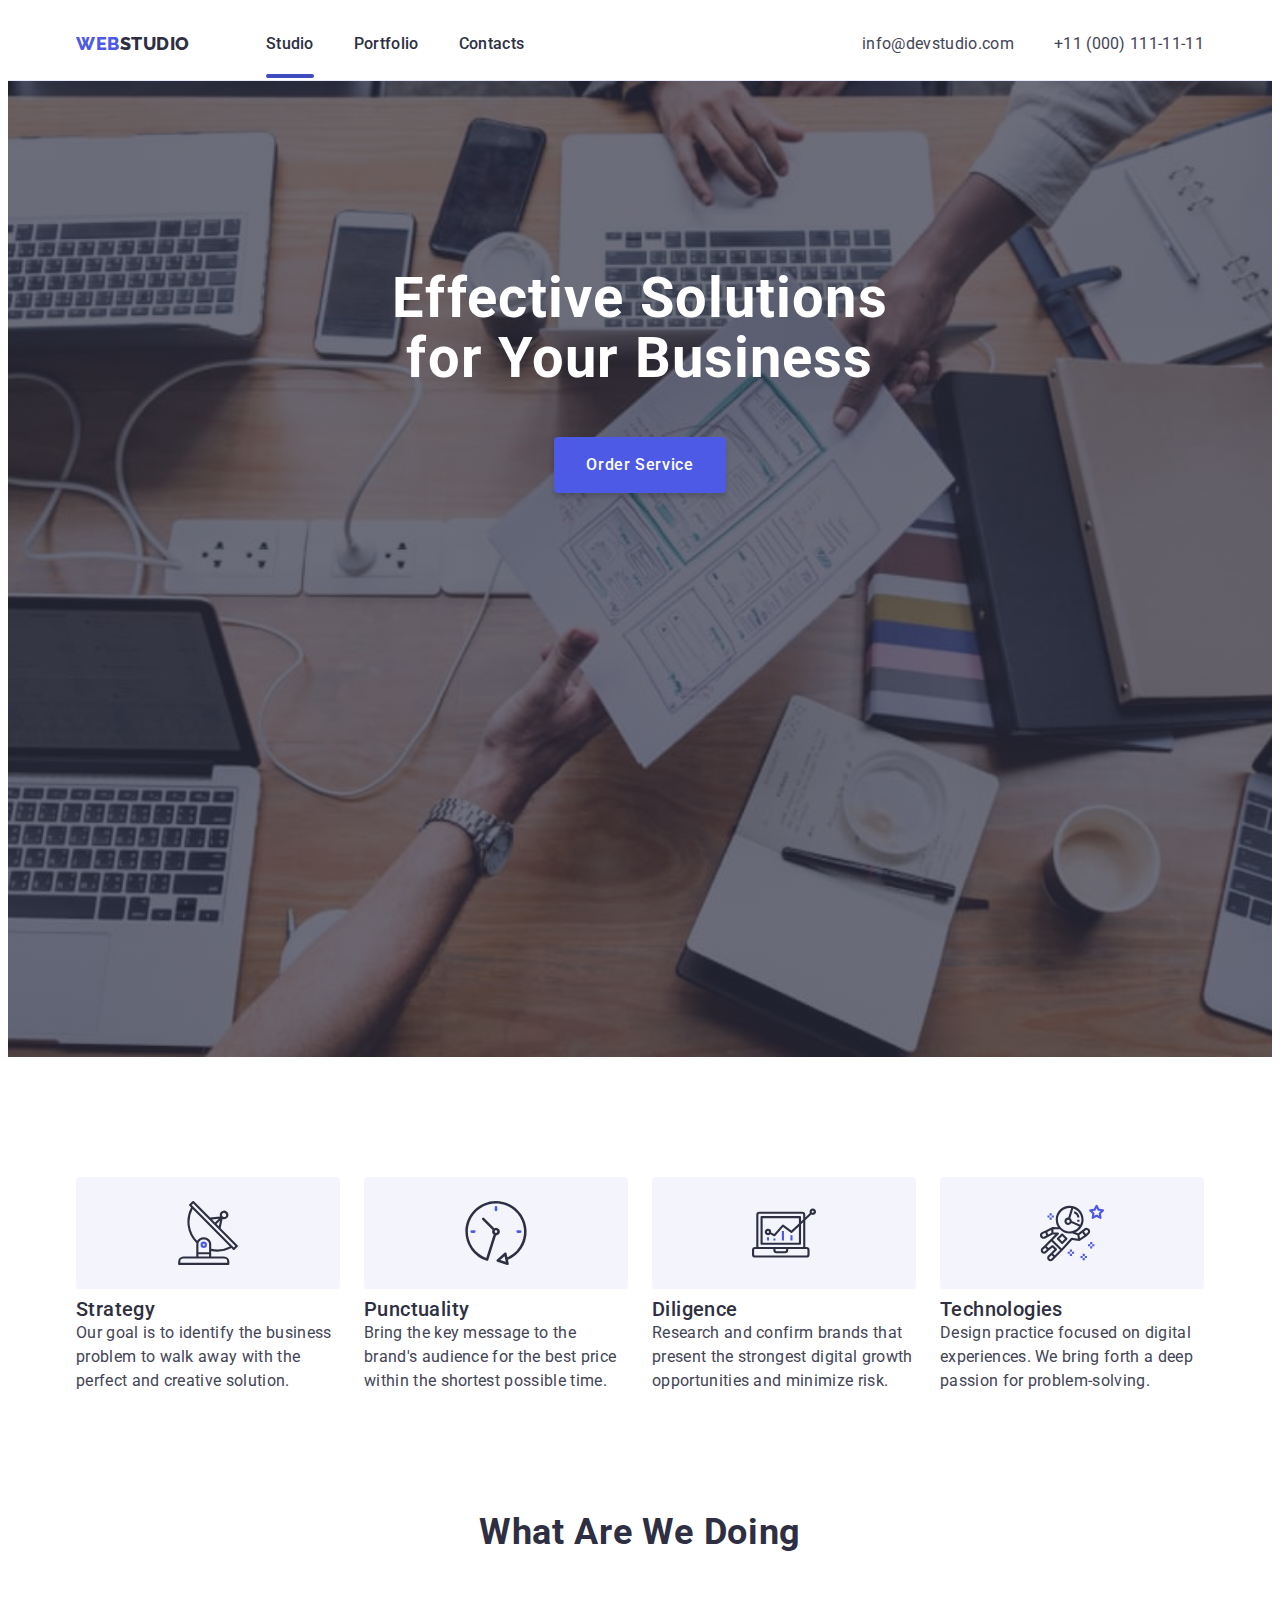
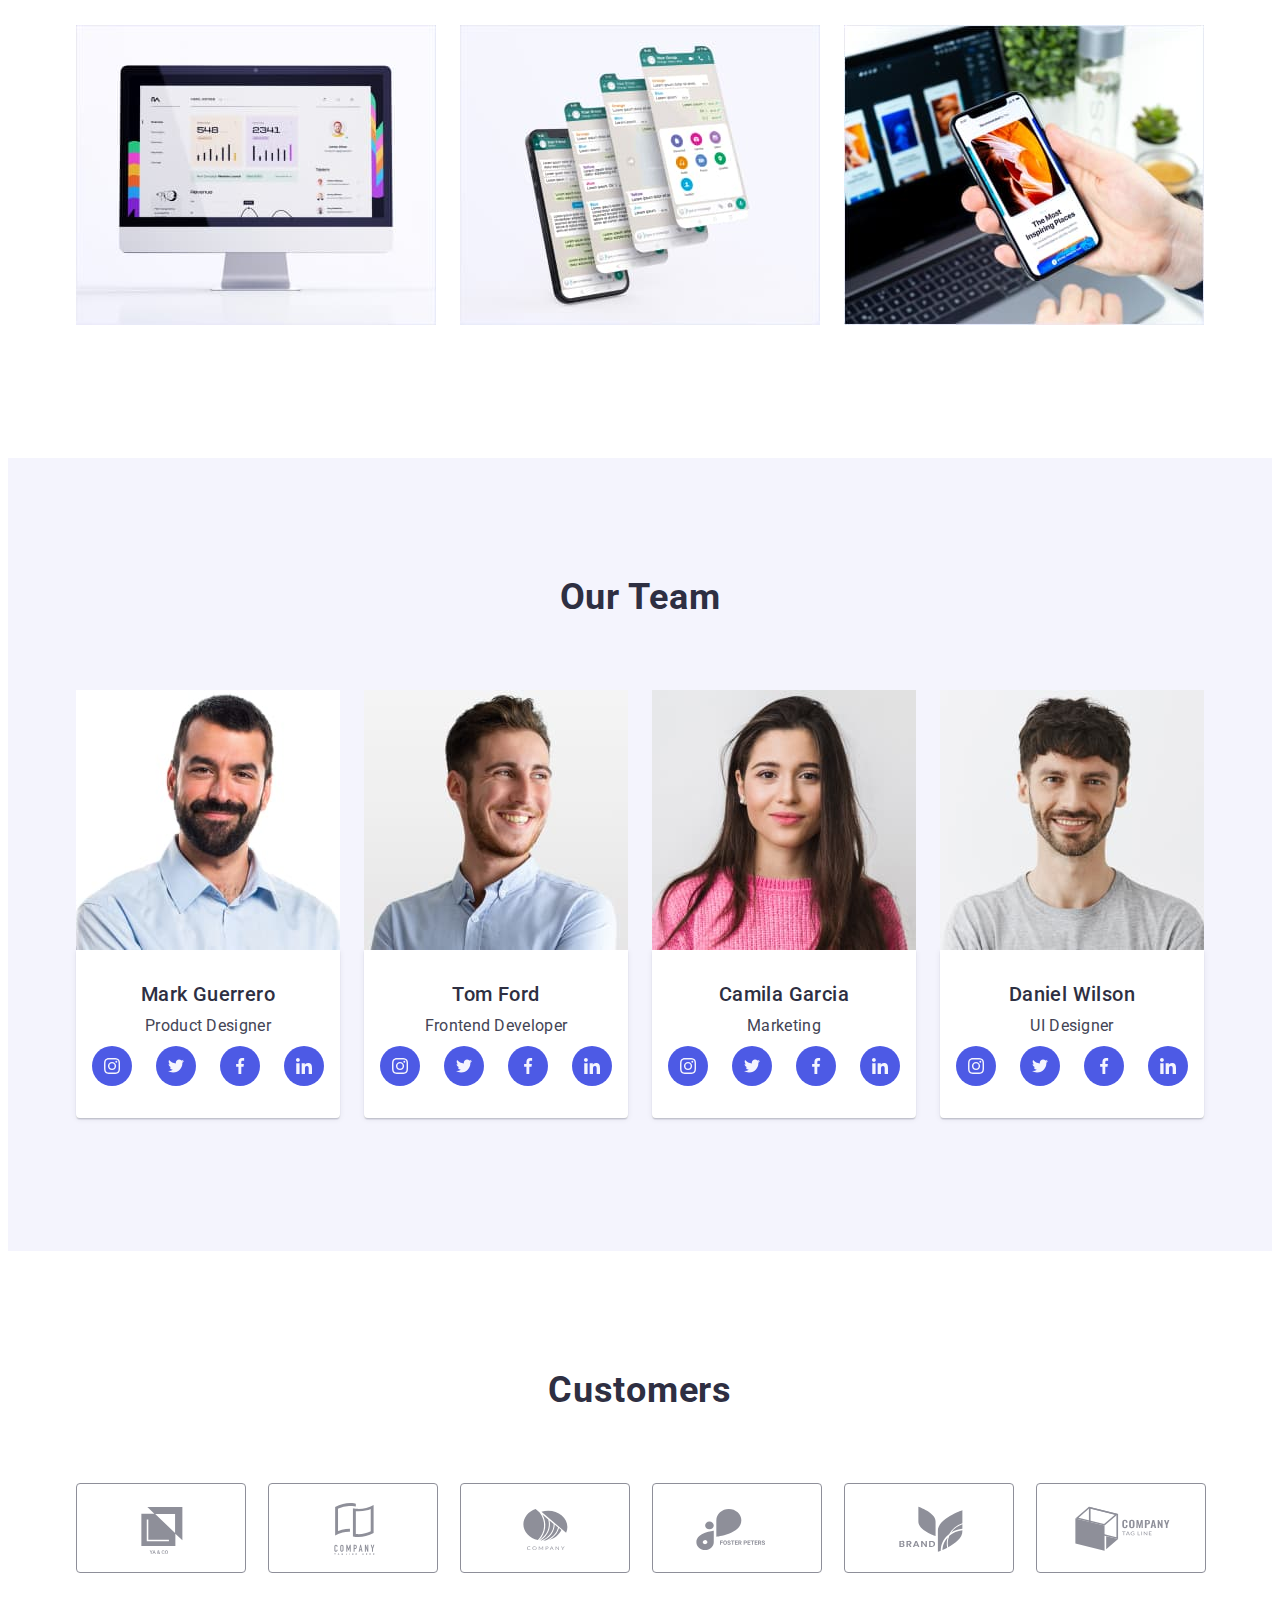
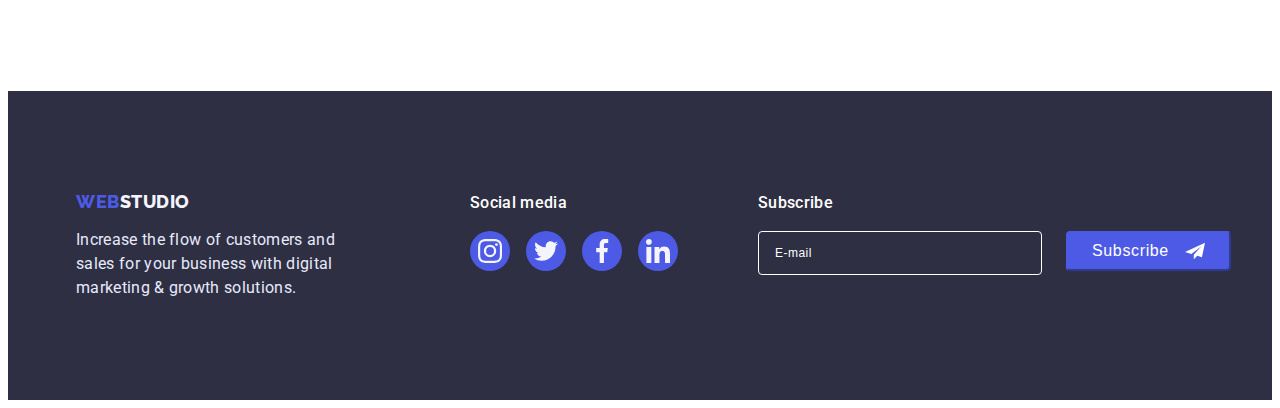
<file: index.html>
<!DOCTYPE html>
<html lang="en">
  <head>
    <meta charset="UTF-8" />
    <meta http-equiv="X-UA-Compatible" content="IE=edge" />
    <meta name="viewport" content="width=device-width, initial-scale=1.0" />
    <title>Document</title>
    <link rel="preconnect" href="https://fonts.googleapis.com" />
    <link rel="preconnect" href="https://fonts.gstatic.com" crossorigin />
    <link
      href="https://fonts.googleapis.com/css2?family=Montserrat:wght@400;700&family=Raleway:wght@800&family=Roboto:wght@400;500;700&display=swap"
      rel="stylesheet"
    />
    <link
      rel="stylesheet"
      href="https://cdnjs.cloudflare.com/ajax/libs/modern-normalize/1.1.0/modern-normalize.min.css"
      integrity="sha512-wpPYUAdjBVSE4KJnH1VR1HeZfpl1ub8YT/NKx4PuQ5NmX2tKuGu6U/JRp5y+Y8XG2tV+wKQpNHVUX03MfMFn9Q=="
      crossorigin="anonymous"
      referrerpolicy="no-referrer"
    />
    <link href="https://unpkg.com/aos@2.3.1/dist/aos.css" rel="stylesheet" />
    <link rel="stylesheet" href="./css/styles.css" />
  </head>
  <!-- Header -->
  <body>
    <header class="header">
      <div class="container page-header-conteiner">
        <nav class="header-nav">
          <a href="./index.html" class="logo header-logo link"
            >Web<span class="header-logo-color">Studio</span>
          </a>
          <ul class="menu header-list list">
            <li class="header-item">
              <a class="header-link link current" href="./index.html">Studio</a>
            </li>
            <li class="header-item">
              <a class="header-link link" href="./portfolio.html">Portfolio</a>
            </li>
            <li class="header-item">
              <a class="header-link link" href="">Contacts</a>
            </li>
          </ul>
        </nav>
        <div class="address">
          <address class="header-address">
            <ul class="menu header-address-list list">
              <li class="header-item-address">
                <a
                  class="header-address-link link"
                  href="mailto:info@devstudio.com"
                  >info@devstudio.com</a
                >
              </li>
              <li class="header-item-address">
                <a class="header-address-link link" href="tel:+110001111111"
                  >+11 (000) 111-11-11</a
                >
              </li>
            </ul>
          </address>
        </div>
      </div>
    </header>
    <main>
      <!-------------------------- Section 1--------------------------------- -->
      <section class="first">
        <div>
          <h1 class="first-title">Effective Solutions for Your Business</h1>
          <button data-modal-open type="button" class="first-btn">
            Order Service
          </button>
        </div>
      </section>
      <!-------------------------------------------------- advantages----------------- -->
      <section class="quaisty">
        <h2 class="quaisty-title" hidden>Quaisty</h2>
        <div class="container">
          <ul class="quaisty-list list">
            <li class="quaisty-item">
              <div class="quaisty-page-link">
                <svg class="quaisty-soc-icon" width="64" height="64">
                  <use href="./images/page.svg#icon-antenna"></use>
                </svg>
              </div>
              <h3 class="quaisty-uptext">Strategy</h3>
              <p class="quaisty-text">
                Our goal is to identify the business problem to walk away with
                the perfect and creative solution.
              </p>
            </li>
            <li class="quaisty-item">
              <div class="quaisty-page-link">
                <svg class="quaisty-soc-icon" width="64" height="64">
                  <use href="./images/page.svg#icon-clock"></use>
                </svg>
              </div>
              <h3 class="quaisty-uptext">Punctuality</h3>
              <p class="quaisty-text">
                Bring the key message to the brand's audience for the best price
                within the shortest possible time.
              </p>
            </li>
            <li class="quaisty-item">
              <div class="quaisty-page-link">
                <svg class="quaisty-soc-icon" width="64" height="64">
                  <use href="./images/page.svg#icon-diagram"></use>
                </svg>
              </div>
              <h3 class="quaisty-uptext">Diligence</h3>
              <p class="quaisty-text">
                Research and confirm brands that present the strongest digital
                growth opportunities and minimize risk.
              </p>
            </li>
            <li class="quaisty-item">
              <div class="quaisty-page-link">
                <svg class="quaisty-soc-icon" width="64" height="64">
                  <use href="./images/page.svg#icon-astronaut"></use>
                </svg>
              </div>
              <h3 class="quaisty-uptext">Technologies</h3>
              <p class="quaisty-text">
                Design practice focused on digital experiences. We bring forth a
                deep passion for problem-solving.
              </p>
            </li>
          </ul>
        </div>
      </section>
      <!------------------------------------- What are we doing -------------------------->
      <section class="page">
        <h2 class="page1">What are we doing</h2>
        <div class="container">
          <ul class="page-list list">
            <li class="page-photo">
              <img
                src="./images/mg1.jpg"
                alt="Computer"
                width="360"
                class="page-phone"
              />
            </li>
            <li class="page-photo">
              <img
                src="./images/mg2.jpg"
                alt="telefon"
                width="360"
                class="page-phone"
              />
            </li>
            <li class="page-photo">
              <img
                src="./images/mg3.jpg"
                alt="gajets"
                width="360"
                class="page-phone"
              />
            </li>
          </ul>
        </div>
      </section>
      <!------------------------------ Our Team ------------------------------------------------------->
      <section class="photo">
        <h2 class="photo-team color">Our Team</h2>
        <div class="container">
          <ul class="photo-list list">
            <li class="photo-color">
              <img
                src="./images/human1.jpg"
                alt="human"
                width="264"
                height="260"
                class="photo-human"
              />
              <div class="photo-human-text">
                <h3 class="quaisty-uptext">Mark Guerrero</h3>
                <p class="photo-text">Product Designer</p>
                <ul class="photo-soc-list list">
                  <li class="photo-soc-item">
                    <a href="" class="photo-soc-link link">
                      <svg class="photo-soc-icon" width="16" height="16">
                        <use href="./images/icons.svg#icon-instagram"></use>
                      </svg>
                    </a>
                  </li>
                  <li class="photo-soc-item">
                    <a href="" class="photo-soc-link link"
                      ><svg class="photo-soc-icon" width="16" height="16">
                        <use href="./images/icons.svg#icon-twitter"></use></svg
                    ></a>
                  </li>
                  <li class="photo-soc-item">
                    <a href="" class="photo-soc-link link"
                      ><svg class="photo-soc-icon" width="16" height="16">
                        <use href="./images/icons.svg#icon-facebook"></use></svg
                    ></a>
                  </li>
                  <li class="photo-soc-item">
                    <a href="" class="photo-soc-link link"
                      ><svg class="photo-soc-icon" width="16" height="16">
                        <use href="./images/icons.svg#icon-linkedin"></use></svg
                    ></a>
                  </li>
                </ul>
              </div>
            </li>
            <li class="photo-color">
              <img
                src="./images/human2.jpg"
                alt="human"
                width="264"
                height="260"
                class="photo-human"
              />
              <div class="photo-human-text">
                <h3 class="quaisty-uptext">Tom Ford</h3>
                <p class="photo-text">Frontend Developer</p>
                <ul class="photo-soc-list list">
                  <li class="photo-soc-item">
                    <a href="" class="photo-soc-link link">
                      <svg class="photo-soc-icon" width="16" height="16">
                        <use href="./images/icons.svg#icon-instagram"></use>
                      </svg>
                    </a>
                  </li>
                  <li class="photo-soc-item">
                    <a href="" class="photo-soc-link link"
                      ><svg class="photo-soc-icon" width="16" height="16">
                        <use href="./images/icons.svg#icon-twitter"></use></svg
                    ></a>
                  </li>
                  <li class="photo-soc-item">
                    <a href="" class="photo-soc-link link"
                      ><svg class="photo-soc-icon" width="16" height="16">
                        <use href="./images/icons.svg#icon-facebook"></use></svg
                    ></a>
                  </li>
                  <li class="photo-soc-item">
                    <a href="" class="photo-soc-link link"
                      ><svg class="photo-soc-icon" width="16" height="16">
                        <use href="./images/icons.svg#icon-linkedin"></use></svg
                    ></a>
                  </li>
                </ul>
              </div>
            </li>
            <li class="photo-color">
              <img
                src="./images/human3.jpg"
                alt="human"
                width="264"
                height="260"
                class="photo-human"
              />
              <div class="photo-human-text">
                <h3 class="quaisty-uptext">Camila Garcia</h3>
                <p class="photo-text">Marketing</p>
                <ul class="photo-soc-list list">
                  <li class="photo-soc-item">
                    <a href="" class="photo-soc-link link">
                      <svg class="photo-soc-icon" width="16" height="16">
                        <use href="./images/icons.svg#icon-instagram"></use>
                      </svg>
                    </a>
                  </li>
                  <li class="photo-soc-item">
                    <a href="" class="photo-soc-link link"
                      ><svg class="photo-soc-icon" width="16" height="16">
                        <use href="./images/icons.svg#icon-twitter"></use></svg
                    ></a>
                  </li>
                  <li class="photo-soc-item">
                    <a href="" class="photo-soc-link link"
                      ><svg class="photo-soc-icon" width="16" height="16">
                        <use href="./images/icons.svg#icon-facebook"></use></svg
                    ></a>
                  </li>
                  <li class="photo-soc-item">
                    <a href="" class="photo-soc-link link"
                      ><svg class="photo-soc-icon" width="16" height="16">
                        <use href="./images/icons.svg#icon-linkedin"></use></svg
                    ></a>
                  </li>
                </ul>
              </div>
            </li>
            <li class="photo-color">
              <img
                src="./images/human4.jpg"
                alt="human"
                width="264"
                height="260"
                class="photo-human"
              />
              <div class="photo-human-text">
                <h3 class="quaisty-uptext">Daniel Wilson</h3>
                <p class="photo-text">UI Designer</p>
                <ul class="photo-soc-list list">
                  <li class="photo-soc-item">
                    <a href="" class="photo-soc-link link">
                      <svg class="photo-soc-icon" width="16" height="16">
                        <use href="./images/icons.svg#icon-instagram"></use>
                      </svg>
                    </a>
                  </li>
                  <li class="photo-soc-item">
                    <a href="" class="photo-soc-link link"
                      ><svg class="photo-soc-icon" width="16" height="16">
                        <use href="./images/icons.svg#icon-twitter"></use></svg
                    ></a>
                  </li>
                  <li class="photo-soc-item">
                    <a href="" class="photo-soc-link link"
                      ><svg class="photo-soc-icon" width="16" height="16">
                        <use href="./images/icons.svg#icon-facebook"></use></svg
                    ></a>
                  </li>
                  <li class="photo-soc-item">
                    <a href="" class="photo-soc-link link"
                      ><svg class="photo-soc-icon" width="16" height="16">
                        <use href="./images/icons.svg#icon-linkedin"></use></svg
                    ></a>
                  </li>
                </ul>
              </div>
            </li>
          </ul>
        </div>
      </section>
      <section>
        <!------------------------------ customers ----------------------->
        <div class="customers container">
          <h2 class="customers-new">Customers</h2>
          <ul class="customers-list list">
            <li class="customers-item">
              <a href="" class="customers-link link">
                <svg class="customers-icon" width="104" height="56">
                  <use href="./images/company.svg#icon-company1"></use>
                </svg>
              </a>
            </li>
            <li class="customers-item">
              <a href="" class="customers-link link">
                <svg class="customers-icon" width="104" height="56">
                  <use href="./images/company.svg#icon-company2"></use>
                </svg>
              </a>
            </li>
            <li class="customers-item">
              <a href="" class="customers-link link">
                <svg class="customers-icon" width="104" height="56">
                  <use href="./images/company.svg#icon-company3"></use>
                </svg>
              </a>
            </li>
            <li class="customers-item">
              <a href="" class="customers-link link">
                <svg class="customers-icon" width="104" height="56">
                  <use href="./images/company.svg#icon-company4"></use>
                </svg>
              </a>
            </li>
            <li class="customers-item">
              <a href="" class="customers-link link">
                <svg class="customers-icon" width="104" height="56">
                  <use href="./images/company.svg#icon-company5"></use>
                </svg>
              </a>
            </li>
            <li class="customers-item">
              <a href="" class="customers-link link">
                <svg class="customers-icon" width="104" height="56">
                  <use href="./images/company.svg#icon-company6"></use>
                </svg>
              </a>
            </li>
          </ul>
        </div>
      </section>
    </main>
    <!-------------------------------------------------- footer ----------------------------------->
    <footer class="footer">
      <div class="container footer-logo-container">
        <div class="footer-logo-text">
          <a href="./index.html" class="logo-footer link"
            >Web<span class="logo-footer-studio">Studio</span>
          </a>

          <p class="footer-text">
            Increase the flow of customers and sales for your business with
            digital marketing & growth solutions.
          </p>
        </div>

        <div class="footer-icon">
          <p class="text-footer">Social media</p>

          <ul class="footer-icon-list list">
            <li class="footer-icon-item">
              <a href="" class="footer-soc-link link"
                ><svg class="footer-soc-icon" width="24" height="24">
                  <use href="./images/icons.svg#icon-instagram"></use></svg
              ></a>
            </li>
            <li class="footer-icon-item">
              <a href="" class="footer-soc-link link"
                ><svg class="footer-soc-icon" width="24" height="24">
                  <use href="./images/icons.svg#icon-twitter"></use></svg
              ></a>
            </li>
            <li class="footer-icon-item">
              <a href="" class="footer-soc-link link"
                ><svg class="footer-soc-icon" width="24" height="24">
                  <use href="./images/icons.svg#icon-facebook"></use></svg
              ></a>
            </li>
            <li class="footer-icon-item">
              <a href="" class="footer-soc-link link"
                ><svg class="footer-soc-icon" width="24" height="24">
                  <use href="./images/icons.svg#icon-linkedin"></use></svg
              ></a>
            </li>
          </ul>
        </div>
        <div class="subscribe">
          <p class="subscribe-text">Subscribe</p>

          <form action="#" class="footer-form">
            <input
              type="email"
              name="user-email"
              class="subscribe-input"
              placeholder="E-mail"
              required
            />
            <button type="button" class="subscribe-btn">
              Subscribe
              <svg class="submit-soc" width="24" height="20">
                <use href="./images/icons.svg#icon-Telegram"></use>
              </svg>
            </button>
          </form>
        </div>
      </div>
    </footer>
    <div data-modal class="backdrop is-hidden">
      <div class="modal">
        <button data-modal-close type="button" class="modal-close-btn">
          <svg width="8" height="8">
            <use href="./images/page.svg#icon-Vector"></use>
          </svg>
        </button>
        <p class="modal-title">Leave your contacts and we will call you back</p>
        <form class="modal-form">
          <div class="modal-field">
            <label class="modal-label" for="name">Name</label>

            <div class="input-wrap">
              <input
                id="name"
                type="text"
                name="user-name"
                class="modal-input"
                required
              />
              <svg class="modal-icon" width="18" height="18">
                <use href="./images/icons.svg#icon-person-black-18dp-1"></use>
              </svg>
            </div>
          </div>
          <div class="modal-field">
            <label class="modal-label" for="tel">Phone</label>

            <div class="input-wrap">
              <input
                id="tel"
                type="tel"
                name="user-tel"
                class="modal-input"
                required
              />
              <svg class="modal-icon" width="18" height="24">
                <use href="./images/icons.svg#icon-phone-black-18dp-1"></use>
              </svg>
            </div>
          </div>
          <div class="modal-field">
            <label class="modal-label" for="email">Email</label>

            <div class="input-wrap">
              <input
                id="email"
                type="email"
                name="user-email"
                class="modal-input"
                required
              />
              <svg class="modal-icon" width="18" height="24">
                <use href="./images/icons.svg#icon-email-black-18dp-1"></use>
              </svg>
            </div>
          </div>
          <label class="modal-label">Comment</label>
          <textarea
            name="user-text"
            id="user-text"
            class="contact-from-message"
            placeholder="Text input"
          ></textarea>

          <div class="modal-field">
            <input
              type="checkbox"
              class="input-checkbox visually-hidden"
              id="privacy"
              name="privacy"
              value="try"
            />
            <label for="privacy" class="privacy-text">
              I accept the terms and conditions of the
              <a href="" class="checkbox-link"
                ><span class="checkbox-link-color"> Privacy Policy</span></a
              ></label
            >
          </div>
          <div class="submit-btn-block">
            <button type="submit" class="submit-btn">Send</button>
          </div>
        </form>
      </div>
    </div>
    <script src="./js/mode.js"></script>
    <script src="https://unpkg.com/aos@2.3.1/dist/aos.js"></script>
    <script>
      AOS.init();
    </script>
  </body>
</html>
</file>
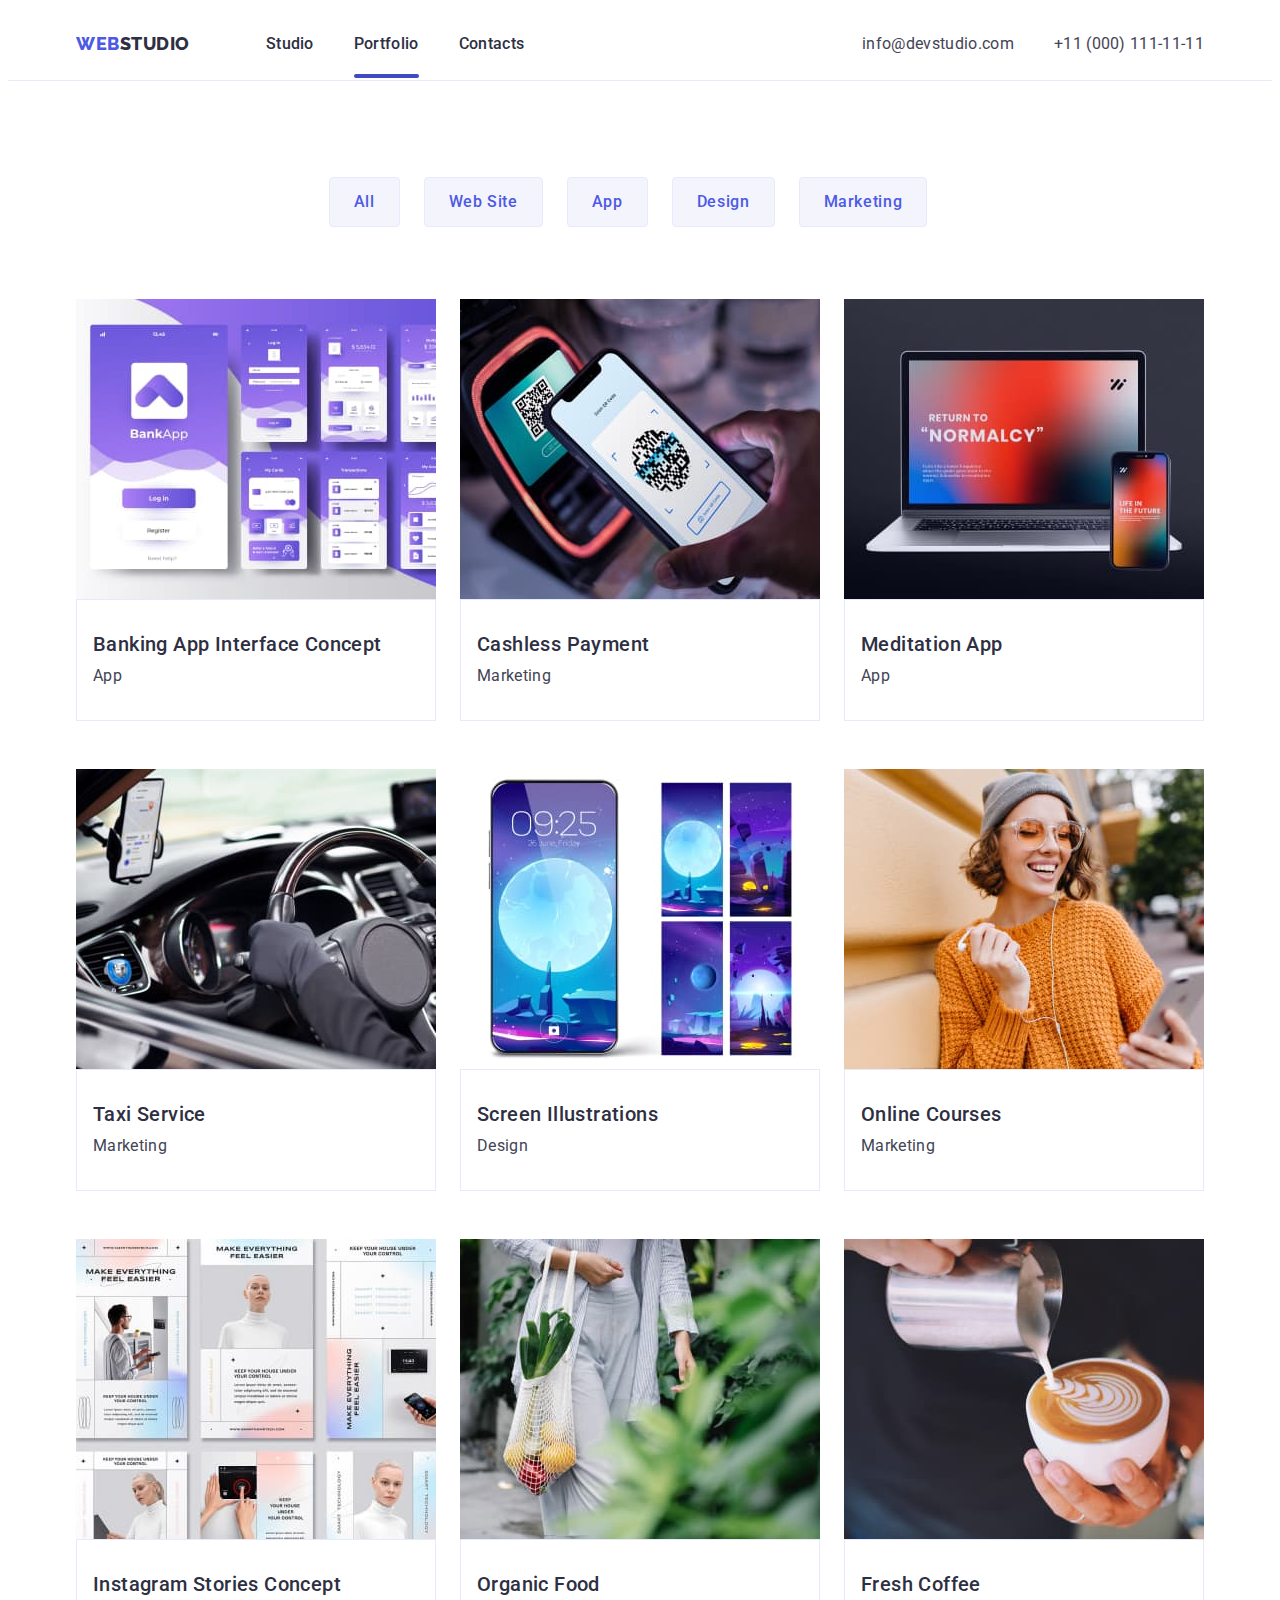
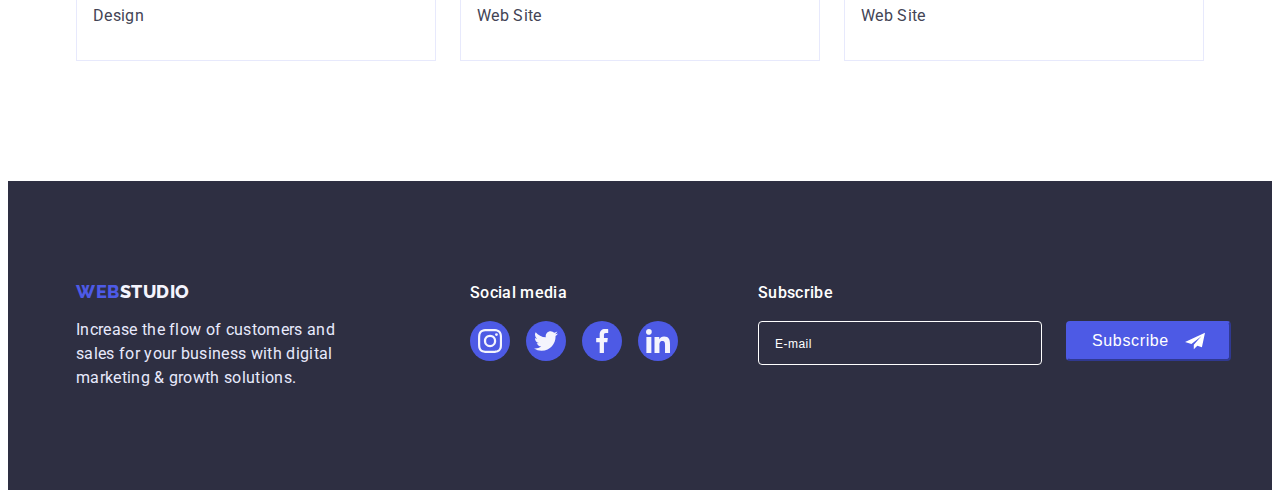
<file: portfolio.html>
<!DOCTYPE html>
<html lang="en">
  <head>
    <meta charset="UTF-8" />
    <meta http-equiv="X-UA-Compatible" content="IE=edge" />
    <meta name="viewport" content="width=device-width, initial-scale=1.0" />
    <title>Document 2</title>
    <link rel="preconnect" href="https://fonts.googleapis.com" />
    <link rel="preconnect" href="https://fonts.gstatic.com" crossorigin />
    <link
      href="https://fonts.googleapis.com/css2?family=Montserrat:wght@400;700&family=Raleway:wght@800&family=Roboto:wght@400;500;700&display=swap"
      rel="stylesheet"
    />
    <link
      rel="stylesheet"
      href="https://cdnjs.cloudflare.com/ajax/libs/modern-normalize/1.1.0/modern-normalize.min.css"
      integrity="sha512-wpPYUAdjBVSE4KJnH1VR1HeZfpl1ub8YT/NKx4PuQ5NmX2tKuGu6U/JRp5y+Y8XG2tV+wKQpNHVUX03MfMFn9Q=="
      crossorigin="anonymous"
      referrerpolicy="no-referrer"
    />
    <link rel="stylesheet" href="./css/styles.css" />
  </head>
  <body>
    <header class="header">
      <div class="container page-header-conteiner">
        <nav class="header-portfolio-nav list">
          <a href="./index.html" class="logo header-portfolio-link-logo link"
            >Web<span class="header-portfolio-part-logo">Studio</span>
          </a>
          <ul class="menu list">
            <li class="header-item">
              <a href="./index.html" class="header-portfolio-link-first link"
                >Studio</a
              >
            </li>
            <li class="header-item">
              <a
                href="./portfolio.html"
                class="header-portfolio-link-first link current"
                >Portfolio</a
              >
            </li>
            <li class="header-item">
              <a href="" class="header-portfolio-link-first link">Contacts</a>
            </li>
          </ul>
        </nav>
        <div class="address">
          <address class="header-address link">
            <ul class="menu list">
              <li class="header-item-address">
                <a
                  href="header-portfolio-address"
                  class="header-portfolio-link list link"
                  >info@devstudio.com</a
                >
              </li>
              <li class="header-item-address">
                <a
                  href="header-portfolio-address"
                  class="header-portfolio-link link list"
                  >+11 (000) 111-11-11</a
                >
              </li>
            </ul>
          </address>
        </div>
      </div>
    </header>
    <!-- main -->
    <main>
      <!-- section 1 -->
      <section class="portfolio">
        <div class="container">
          <h1 hidden class="hidden-title">Servis</h1>
          <ul class="btn-list list">
            <li class="btn-item">
              <button type="button" class="modal-btn">All</button>
            </li>
            <li class="btn-item">
              <button type="button" class="modal-btn">Web Site</button>
            </li>
            <li class="btn-item">
              <button type="button" class="modal-btn">App</button>
            </li>
            <li class="btn-item">
              <button type="button" class="modal-btn">Design</button>
            </li>
            <li class="btn-item">
              <button type="button" class="modal-btn">Marketing</button>
            </li>
          </ul>

          <ul class="pay-list list">
            <li class="servis-item">
              <a href="" class="servis-link link">
                <div class="pay-cover-wrap">
                  <img
                    src="./images/img-11.jpg"
                    alt="Banking"
                    width="360"
                    class="pay-photo"
                  />
                  <p class="pay-cover-text">
                    Lorem ipsum dolor sit amet consectetur adipisicing elit.
                    Facilis quas reprehenderit, ab consequuntur voluptatum
                    inventore provident deserunt minus maxime similique,
                    voluptas illum debitis numquam ipsam? Impedit vitae
                    laboriosam quasi explicabo!
                  </p>
                </div>
                <div class="pay-div">
                  <h2 class="pay-uptext">Banking App Interface Concept</h2>
                  <p class="pay-text">App</p>
                </div>
              </a>
            </li>
            <li class="servis-item">
              <a href="" class="servis-link link">
                <div class="pay-cover-wrap">
                  <img
                    src="./images/img-12.jpg"
                    alt="Cashless"
                    width="360"
                    class="pay-photo"
                  />
                  <p class="pay-cover-text">
                    Lorem ipsum dolor sit amet consectetur adipisicing elit.
                    Facilis quas reprehenderit, ab consequuntur voluptatum
                    inventore provident deserunt minus maxime similique,
                    voluptas illum debitis numquam ipsam? Impedit vitae
                    laboriosam quasi explicabo!
                  </p>
                </div>
                <div class="pay-div">
                  <h2 class="pay-uptext">Cashless Payment</h2>
                  <p class="pay-text">Marketing</p>
                </div>
              </a>
            </li>
            <li class="servis-item">
              <a href="" class="servis-link link"
                ><div class="pay-cover-wrap">
                  <img
                    src="./images/img-13.jpg"
                    alt="Meditaion"
                    width="360"
                    class="pay-photo"
                  />
                  <p class="pay-cover-text">
                    Lorem ipsum dolor sit amet consectetur adipisicing elit.
                    Facilis quas reprehenderit, ab consequuntur voluptatum
                    inventore provident deserunt minus maxime similique,
                    voluptas illum debitis numquam ipsam? Impedit vitae
                    laboriosam quasi explicabo!
                  </p>
                </div>
                <div class="pay-div">
                  <h2 class="pay-uptext">Meditation App</h2>
                  <p class="pay-text">App</p>
                </div>
              </a>
            </li>

            <li class="servis-item">
              <a href="" class="servis-link link"
                ><div class="pay-cover-wrap">
                  <img src="./images/img-21.jpg" alt="Taxi" />
                  <p class="pay-cover-text">
                    Lorem ipsum dolor sit amet consectetur adipisicing elit.
                    Facilis quas reprehenderit, ab consequuntur voluptatum
                    inventore provident deserunt minus maxime similique,
                    voluptas illum debitis numquam ipsam? Impedit vitae
                    laboriosam quasi explicabo!
                  </p>
                </div>
                <div class="pay-div">
                  <h2 class="pay-uptext">Taxi Service</h2>
                  <p class="pay-text">Marketing</p>
                </div>
              </a>
            </li>
            <li class="servis-item">
              <a href="" class="servis-link link"
                ><div class="pay-cover-wrap">
                  <img src="./images/img-22.jpg" alt="Screen" />
                  <p class="pay-cover-text">
                    Lorem ipsum dolor sit amet consectetur adipisicing elit.
                    Facilis quas reprehenderit, ab consequuntur voluptatum
                    inventore provident deserunt minus maxime similique,
                    voluptas illum debitis numquam ipsam? Impedit vitae
                    laboriosam quasi explicabo!
                  </p>
                </div>
                <div class="pay-div">
                  <h2 class="pay-uptext">Screen Illustrations</h2>
                  <p class="pay-text">Design</p>
                </div>
              </a>
            </li>
            <li class="servis-item">
              <a href="" class="servis-link link"
                ><div class="pay-cover-wrap">
                  <img src="./images/img-23.jpg" alt="Courses" />
                  <p class="pay-cover-text">
                    Lorem ipsum dolor sit amet consectetur adipisicing elit.
                    Facilis quas reprehenderit, ab consequuntur voluptatum
                    inventore provident deserunt minus maxime similique,
                    voluptas illum debitis numquam ipsam? Impedit vitae
                    laboriosam quasi explicabo!
                  </p>
                </div>
                <div class="pay-div">
                  <h2 class="pay-uptext">Online Courses</h2>
                  <p class="pay-text">Marketing</p>
                </div>
              </a>
            </li>

            <li class="servis-item">
              <a href="" class="servis-link link"
                ><div class="pay-cover-wrap">
                  <img src="./images/img-31.jpg" alt="Instagram" />
                  <p class="pay-cover-text">
                    Lorem ipsum dolor sit amet consectetur adipisicing elit.
                    Facilis quas reprehenderit, ab consequuntur voluptatum
                    inventore provident deserunt minus maxime similique,
                    voluptas illum debitis numquam ipsam? Impedit vitae
                    laboriosam quasi explicabo!
                  </p>
                </div>
                <div class="pay-div">
                  <h2 class="pay-uptext">Instagram Stories Concept</h2>
                  <p class="pay-text">Design</p>
                </div>
              </a>
            </li>
            <li class="servis-item">
              <a href="" class="servis-link link"
                ><div class="pay-cover-wrap">
                  <img src="./images/img-32.jpg" alt="Food" />
                  <p class="pay-cover-text">
                    Lorem ipsum dolor sit amet consectetur adipisicing elit.
                    Facilis quas reprehenderit, ab consequuntur voluptatum
                    inventore provident deserunt minus maxime similique,
                    voluptas illum debitis numquam ipsam? Impedit vitae
                    laboriosam quasi explicabo!
                  </p>
                </div>
                <div class="pay-div">
                  <h2 class="pay-uptext">Organic Food</h2>
                  <p class="pay-text">Web Site</p>
                </div>
              </a>
            </li>
            <li class="servis-item">
              <a href="" class="servis-link link"
                ><div class="pay-cover-wrap">
                  <img src="./images/img-33.jpg" alt="Coffee" />
                  <p class="pay-cover-text">
                    Lorem ipsum dolor sit amet consectetur adipisicing elit.
                    Facilis quas reprehenderit, ab consequuntur voluptatum
                    inventore provident deserunt minus maxime similique,
                    voluptas illum debitis numquam ipsam? Impedit vitae
                    laboriosam quasi explicabo!
                  </p>
                </div>
                <div class="pay-div">
                  <h2 class="pay-uptext">Fresh Coffee</h2>
                  <p class="pay-text">Web Site</p>
                </div>
              </a>
            </li>
          </ul>
        </div>
      </section>
    </main>
    <!-- footer -->
    <footer class="footer">
      <div class="container footer-logo-container">
        <div class="footer-logo-text">
          <a href="./index.html" class="logo-footer link"
            >Web<span class="logo-footer-studio">Studio</span>
          </a>

          <p class="footer-text">
            Increase the flow of customers and sales for your business with
            digital marketing & growth solutions.
          </p>
        </div>

        <div class="footer-icon">
          <p class="text-footer">Social media</p>

          <ul class="footer-icon-list list">
            <li class="footer-icon-item">
              <a href="" class="footer-soc-link link"
                ><svg class="footer-soc-icon" width="24" height="24">
                  <use href="./images/icons.svg#icon-instagram"></use></svg
              ></a>
            </li>
            <li class="footer-icon-item">
              <a href="" class="footer-soc-link link"
                ><svg class="footer-soc-icon" width="24" height="24">
                  <use href="./images/icons.svg#icon-twitter"></use></svg
              ></a>
            </li>
            <li class="footer-icon-item">
              <a href="" class="footer-soc-link link"
                ><svg class="footer-soc-icon" width="24" height="24">
                  <use href="./images/icons.svg#icon-facebook"></use></svg
              ></a>
            </li>
            <li class="footer-icon-item">
              <a href="" class="footer-soc-link link"
                ><svg class="footer-soc-icon" width="24" height="24">
                  <use href="./images/icons.svg#icon-linkedin"></use></svg
              ></a>
            </li>
          </ul>
        </div>
        <div class="subscribe">
          <p class="subscribe-text">Subscribe</p>
          <form action="#" class="footer-form">
            <input
              type="email"
              name="user-email"
              class="subscribe-input"
              placeholder="E-mail"
              required
            />
            <button type="button" class="subscribe-btn">
              Subscribe
              <svg class="submit-soc" width="24" height="20">
                <use href="./images/icons.svg#icon-Telegram"></use>
              </svg>
            </button>
          <form>
        </div>
      </div>
    </footer>
  </body>
</html>
</file>
<file: css/styles.css>
:root {
  --main-title-color: #ffffff;
  --main-color: #2e2f42;
  --main-gray: #434455;
  --blu: #4d5ae5;
  --d-blu: #404bbf;
  --l-gray: #f4f4fd;
  --ll-gray: #e7e9fc;
}
p,
h1,
h2,
h3,
h4,
h5,
h6 {
  margin-top: 0;
  margin-bottom: 0;
}

ul,
ol {
  margin-top: 0;
  margin-bottom: 0;
  padding-left: 0;
}

img {
  display: block;
}

button {
  cursor: pointer;
}

body {
  font-family: "Roboto", sans-serif;
  color: #434455;
  background-color: #ffffff;
}
.list {
  list-style: none;
}
.link {
  text-decoration: none;
  position: relative;
}

.container {
  width: 1128px;
  margin-left: auto;
  margin-right: auto;
  /* padding-left: 15px;
  padding-right: 15px; */
}
/*-----------------------HEDER----------------------*/
.page-header-conteiner {
  display: flex;
  align-items: center;
}
.header {
  padding-top: 24px;
  padding-bottom: 24px;
  border-bottom: 1px solid #e7e9fc;
}
.header-nav,
.header-portfolio-nav {
  display: flex;
  align-items: center;
}
.menu {
  display: flex;
  align-items: center;
}
.header-item:not(:last-child),
.header-item-address:not(:last-child) {
  margin-right: 40px;
}
.header-address-link,
.header-portfolio-link,
.address {
  margin-left: auto;
}

.logo {
  margin-right: 76px;
}
.header-logo {
  font-family: "Raleway", sans-serif;
  font-weight: 800;
  font-size: 18px;
  line-height: 1.17;
  letter-spacing: 0.03em;
  text-transform: uppercase;
  color: var(--blu);
}
.header-portfolio-link-logo {
  font-family: "Raleway", sans-serif;
  font-weight: 800;
  font-size: 18px;
  line-height: 1.17;
  letter-spacing: 0.03em;
  text-transform: uppercase;
  color: var(--blu);
}
.header-logo-color {
  color: var(--main-color);
}
.header-portfolio-part-logo {
  color: var(--main-color);
}

.header-address-link:hover,
.header-address-link:focus {
  color: var(--d-blu);
}
.header-link:focus,
.header-link:hover {
  color: var(--d-blu);
}

.header-portfolio-link-first:hover,
.header-portfolio-link-first:focus {
  color: var(--d-blu);
}
.header-portfolio-link:hover,
.header-portfolio-link:focus {
  color: var(--d-blu);
}

.header-address-link {
  font-family: "Roboto", sans-serif;
  font-style: normal;
  font-weight: 500;
  font-size: 16px;
  line-height: 1.5;
  letter-spacing: 0.02em;
  color: var(--main-color);
  transition: color 250ms linear;
}
.header-item {
  font-family: "Roboto", sans-serif;
  font-style: normal;
  font-weight: 500;
  font-size: 16px;
  line-height: 1.5;
  letter-spacing: 0.02em;
  color: var(--main-color);
}

.header-link {
  font-family: "Roboto", sans-serif;
  font-style: normal;
  font-weight: 500;
  font-size: 16px;
  line-height: 1.5;
  letter-spacing: 0.02em;
  color: var(--main-color);
  transition: color 250ms linear;
}

.current {
  position: relative;
}

.current::after {
  content: "";
  display: block;
  position: absolute;
  width: 100%;
  height: 4px;
  margin-bottom: -24px;
  background: #404bbf;
  border-radius: 2px;
  left: 0;
  bottom: -1px;
}

.header-portfolio-link {
  font-family: "Roboto", sans-serif;
  font-style: normal;
  font-weight: 400;
  font-size: 16px;
  line-height: 1.5;
  letter-spacing: 0.02em;
  color: var(--main-gray);
  transition: color 250ms linear;
}
.header-portfolio-link-first {
  font-family: "Roboto", sans-serif;
  font-style: normal;
  font-weight: 500;
  font-size: 16px;
  line-height: 1.5;
  letter-spacing: 0.02em;
  color: var(--main-color);
}
.header-address-link {
  line-height: 1.5;
  font-style: normal;
  letter-spacing: 0.02em;
  color: var(--main-gray);
  font-weight: 400;
  transition: color 250ms linear;
}
.servis-link {
  display: inline-block;
}
.servis-link:hover,
.servis-link:focus {
  box-shadow: 0px 1px 6px rgba(46, 47, 66, 0.08),
    0px 1px 1px rgba(46, 47, 66, 0.16), 0px 2px 1px rgba(46, 47, 66, 0.08);
}

.pay-text,
.servis-text,
.food-text {
  font-style: normal;
  font-weight: 400;
  font-size: 16px;
  line-height: 1.5;
  color: var(--main-gray);
  letter-spacing: 0.02em;
}
/*-----------------------FIRST SECTION----------------------*/
.first-btn {
  padding-top: 16px;
  padding-right: 32px;
  padding-bottom: 16px;
  padding-left: 32px;
  font-family: "Roboto", sans-serif;
  font-style: normal;
  font-weight: 500;
  font-size: 16px;
  line-height: 1.5;
  box-shadow: 0px 4px 4px rgba(0, 0, 0, 0.15);
  border: none;
  margin-top: 48px;
  margin: auto;
  border-radius: 4px;
  display: flex;
  align-items: center;
  letter-spacing: 0.04em;
  background-color: var(--blu);
  color: var(--main-title-color);
  transition-property: background-color;
  transition-duration: 250ms;
  transition-timing-function: cubic-bezier(0.4, 0, 0.2, 1);
}

.first-btn:hover {
  font-family: "Roboto", sans-serif;
  font-weight: 500;
  background-color: var(--d-blu);
}

.first-btn:focus {
  background-color: var(--d-blu);
  cursor: pointer;
}
.btn-div {
}
.btn-item {
}
.btn-list {
  display: flex;
  margin-bottom: 72px;
  justify-content: center;
}
.modal-btn {
  font-family: "Roboto", sans-serif;
  font-style: normal;
  font-weight: 500;
  font-size: 16px;
  line-height: 1.5;
  letter-spacing: 0.02em;
  color: var(--main-color);
}

.modal-btn {
  color: var(--blu);
  background: #f4f4fd;
  letter-spacing: 0.04em;
  display: flex;
  flex-direction: row;
  justify-content: center;
  align-items: center;
  padding: 12px 24px;
  border: 1px solid #e7e9fc;
  border-radius: 4px;
  flex: none;
  order: 1;
  flex-grow: 0;
  margin-right: 24px;
  cursor: pointer;
  transition-property: background-color;
  transition-duration: 250ms;
  transition-timing-function: cubic-bezier(0.4, 0, 0.2, 1);
}

.modal-btn:hover,
.modal-btn:focus {
  color: var(--main-title-color);
  background: var(--d-blu);
  box-shadow: 0px 3px 1px rgba(0, 0, 0, 0.1), 0px 2px 1px rgba(0, 0, 0, 0.08),
    0px 2px 2px rgba(0, 0, 0, 0.12);
}
.first-title {
  font-weight: 700;
  font-size: 56px;
  line-height: 1.07;
  text-align: center;
  letter-spacing: 0.02em;
  color: var(--main-title-color);
  margin: auto;
  width: 496px;
  min-height: 120px;
  margin-bottom: 48px;
}
.first {
  padding: 188px 0;
  height: 600px;
  max-width: 1440px;
  margin: 0 auto;
  background-color: #2e2f42;
  background-image: linear-gradient(
      rgba(46, 47, 66, 0.7),
      rgba(46, 47, 66, 0.7)
    ),
    url(../images/people-office.jpg);
  background-repeat: no-repeat;
  background-position: center;
  background-size: cover;
}

/*-----------------------QUAISTY----------------------*/
.quaisty {
  padding-top: 120px;
}
.quaisty-list {
  display: flex;
}
.quaisty-item:not(:last-child) {
  margin-right: 24px;
  min-width: 264px;
}

.quaisty-uptext,
.pay-uptext,
.servis-uptext,
.food-uptext {
  font-weight: 500;
  font-size: 20px;
  line-height: 1.2;
  letter-spacing: 0.02em;
  color: var(--main-color);
  background-color: var(--main-title-color);
}
.quaisty-uptext {
}
.quaisty-text {
  font-weight: 400;
  font-size: 16px;
  line-height: 1.5;
  letter-spacing: 0.02em;
  color: var(--main-gray);
}
.photo-color {
  color: var(--main-title-color);
}

.quaisty-page-link {
  width: 264px;
  height: 112px;
  background-color: var(--l-gray);
  border-radius: 4px;
  display: flex;
  justify-content: center;
  align-items: center;
  margin-bottom: 8px;
}

.quaisty-soc-icon {
}
/*-----------------------PAGE----------------------*/
.page1 {
  font-weight: 700;
  font-size: 36px;
  line-height: 1.11;
  letter-spacing: 0.02em;
  text-transform: capitalize;
  color: var(--main-color);
  text-align: center;
  margin-bottom: 72px;
}
.page {
  padding-top: 120px;
  padding-bottom: 133px;
}
.servis-item {
  flex-basis: calc((100% - 48px) / 3);
}
.pay-cover-text {
  position: absolute;
  top: 0;
  font-weight: 400;
  font-size: 16px;
  line-height: 1.5;
  color: #f4f4fd;
  background: var(--blu);
  padding: 40px;
  height: 100%;
  transform: translateY(100%);
  transition: transform 250ms linear;
}
.servis-link:hover .pay-cover-text {
  transform: translate(0);
}
.pay-cover-wrap {
  position: relative;
  overflow: hidden;
}

.pay-uptext {
  margin-bottom: 8px;
}
.pay-div {
  padding-top: 32px;
  padding-bottom: 32px;
  padding-left: 16px;
  background: #ffffff;
  border: 1px solid #e7e9fc;
}
.pay-div:nth-child(3n) {
}
.page-list,
.pay-list {
  display: flex;
  flex-wrap: wrap;
  gap: 48px 24px;
}

.page-phone {
}
.page-photo {
}
.photo {
  background-color: var(--l-gray);
  padding-top: 120px;
  padding-bottom: 133px;
}
.photo-team.color {
  font-weight: 700;
  font-size: 36px;
  line-height: 1.11;
  letter-spacing: 0.02em;
  text-transform: capitalize;
  color: var(--main-color);
  background-color: var(--l-gray);
  text-align: center;
  margin-bottom: 72px;
}
.photo-list {
  background-color: var(--main-title-color);
  display: flex;

  flex-wrap: wrap;

  justify-content: space-between;
  background-color: var(--l-gray);
}
.list {
}
.photo-human {
}
.photo-human-text {
  display: flex;
  flex-direction: column;
  justify-content: center;
  align-items: center;
  padding: 0px;
  gap: 8px;
  background: #ffffff;
  box-shadow: 0px 1px 6px rgba(46, 47, 66, 0.08),
    0px 1px 1px rgba(46, 47, 66, 0.16), 0px 2px 1px rgba(46, 47, 66, 0.08);
  border-radius: 0px 0px 4px 4px;
  padding: 32px 16px 32px 16px;
}

.photo-team {
  background-color: var(--main-title-color);
}
.photo-color {
  background-color: var(--main-title-color);
  flex-basis: calc((100% - 72px) / 4);
}

.photo-text {
  font-weight: 400;
  font-size: 16px;
  line-height: 1.5;
  letter-spacing: 0.02em;
  color: var(--main-gray);
  background-color: var(--main-title-color);
}
.logo-footer {
  display: flex;
  font-family: "Raleway", sans-serif;
  font-weight: 800;
  font-size: 18px;
  line-height: 1.17;
  letter-spacing: 0.03em;
  text-transform: uppercase;
  color: var(--blu);
  margin-bottom: 16px;
}
.portfolio-logo-footer {
  display: flex;
  font-family: "Raleway", sans-serif;
  font-weight: 800;
  font-size: 18px;
  line-height: 1.17;
  letter-spacing: 0.03em;
  margin-bottom: 16px;
  text-transform: uppercase;
  color: var(--blu);
}

.portfolio-logo-footer-studio {
  color: var(--l-gray);
}
.logo-footer-studio {
  color: var(--l-gray);
}
.footer-text,
.portfolio-footer-text {
  font-weight: 400;
  font-size: 16px;
  line-height: 1.5;
  letter-spacing: 0.02em;
  color: var(--ll-gray);
  width: 264px;
}
.portfolio {
  padding-top: 96px;
  padding-bottom: 120px;
}
.footer-portfolio {
  background-color: var(--main-color);
  padding: 100px 0;
  justify-content: space-between;
  display: flex;
  padding-right: 120px;
}
.footer-container {
  display: flex;
  align-items: center;
  justify-content: space-between;
}
.footer {
  background-color: var(--main-color);
  padding: 100px 0;
}
.footer-logo-container {
  display: flex;
  margin-right: auto;
}
/*-----------------------PAGE 2----------------------*/
.photo-soc-list {
  display: flex;
  justify-content: center;
  gap: 24px;
}
.photo-soc-item {
  width: 40px;
  height: 40px;
}
.photo-soc-link {
  width: 100%;
  height: 100%;
  border-radius: 50%;
  background-color: var(--blu);
  display: flex;
  align-items: center;
  justify-content: center;
  transition-property: background-color;
  transition-duration: 250ms;
  transition-timing-function: cubic-bezier(0.4, 0, 0.2, 1);
}

.photo-soc-icon {
  fill: #f4f4fd;
}
.photo-soc-link:hover,
.photo-soc-link:focus {
  background-color: var(--d-blu);
}
/* **********************  Customers  ********** */
.customers-new {
  font-family: "Roboto";
  font-style: normal;
  font-weight: 700;
  font-size: 36px;
  line-height: 1.11;
  text-align: center;
  letter-spacing: 0.02em;
  text-transform: capitalize;
  color: #2e2f42;
  text-align: center;
  margin-bottom: 72px;
}
.customers {
  margin-top: 120px;
  margin-bottom: 120px;
}
.customers-list {
  display: flex;
  justify-content: space-between;
  text-align: center;
  gap: 24px;
  width: 100%;
}
.customers-item {
  flex-grow: 1;
  height: 88px;
}
.customers-link {
  width: 168px;
  height: 88px;
  width: 100%;
  height: 100%;
  display: flex;
  justify-content: center;
  align-items: center;
  border: 1px solid #8e8f99;
  border-radius: 4px;
  fill: #8e8f99;
  transition: border-color 250ms linear, fill 250ms linear;
  transition-timing-function: cubic-bezier(0.4, 0, 0.2, 1);
}
.customers-link:hover,
.customers-link:focus {
  fill: #404bbf;
  border-color: #404bbf;
}

.customers-item:hover,
.customers-item:focus {
}

.customers-icon {
  color: currentColor;
}
.footer-icon {
}
/* ******************************footer icon************** */
.text-footer {
  font-weight: 500;
  font-size: 16px;
  line-height: 1.5;
  letter-spacing: 0.02em;
  color: #ffffff;
  width: 208px;
  margin-bottom: 16px;
}
.footer-icon-list {
  display: flex;
  gap: 16px;
}
.footer-icon-item {
  width: 40px;
  height: 40px;
}
.footer-soc-link {
  width: 100%;
  height: 100%;
  border-radius: 50%;
  background-color: var(--blu);
  align-items: center;
  display: flex;
  justify-content: center;
  transition-property: background-color;
  transition-duration: 250ms;
  transition-timing-function: cubic-bezier(0.4, 0, 0.2, 1);
}
.footer-soc-icon {
  fill: #f4f4fd;
}
.footer-icon {
}
.footer-logo-text {
  margin-right: 130px;
}
.footer-soc-link:hover,
.footer-soc-link:focus {
  background-color: #31d0aa;
}

.backdrop {
  position: fixed;
  top: 0;
  width: 100%;
  height: 100%;
  background: rgba(46, 47, 66, 0.4);
  transition: opacity 250ms cubic-bezier(0.4, 0, 0.2, 1),
    visibility 250ms cubic-bezier(0.4, 0, 0.2, 1);
}
.modal {
  width: 408px;
  height: 576px;
  background-color: #fcfcfc;
  border-radius: 4px;
  position: absolute;
  top: 50%;
  left: 50%;
  transform: translate(-50%, -50%) scale(1);

  transition: transform 250ms linear;
  padding: 72px 24px 24px 24px;
}
.backdrop.is-hidden .modal {
  transform: translate(-50%, -50%) scale(0);
}
.modal-close-btn {
  display: flex;
  position: absolute;
  justify-content: center;
  width: 24px;
  height: 24px;
  padding: 0;
  top: 24px;
  right: 24px;
  background-color: transparent;
  border-radius: 50%;
  align-items: center;
  margin-left: auto;
  background: #e7e9fc;
  border: 1px solid rgba(0, 0, 0, 0.1);
}

.modal-close-btn:hover,
.modal-close-btn:focus {
  background-color: #404bbf;
  fill: #ffffff;
}

.is-hidden {
  opacity: 0;
  visibility: hidden;
  pointer-events: none;
}
.modal-title {
  font-size: 16px;
  font-weight: 500;
  text-align: center;
  margin-bottom: 16px;
}
.modal-input {
  width: 100%;
  height: 40px;
  border: 1px solid rgba(46, 47, 66, 0.4);
  border-radius: 4px;
  outline: transparent;
  padding-left: 40px;
}

.modal-input:focus {
  border-color: #4d5ae5;
}
.modal-input:focus + .modal-icon {
  fill: #4d5ae5;
}
.contact-from-message {
  width: 100%;
  height: 100px;
  padding: 15px;
  margin-bottom: 16px;
  outline: transparent;
  border: 1px solid rgba(46, 47, 66, 0.4);
  border-radius: 4px;
  color: rgba(46, 47, 66, 0.4);
  resize: none;
}
.contact-from-message::placeholder {
  color: rgba(46, 47, 66, 0.4);
  font-family: "Roboto";
  font-style: normal;
  font-weight: 400;
  font-size: 12px;
  line-height: 1.17;
}

/* .consent-blok {
  font-family: "Roboto";
  font-style: normal;
  font-weight: 400;
  font-size: 12px;
  line-height: 1.17;
  letter-spacing: 0.04em;
  color: #8e8f99;
  flex-direction: row;
  padding-bottom: 24px;
  padding: 0px;
  gap: 8px; 
}*/
.checkbox-link {
  color: #4d5ae5;
}
.modal-label {
  display: block;
  font-weight: 400;
  font-size: 12px;
  line-height: 1.17;
  letter-spacing: 0.04em;
  color: #8e8f99;
  margin-bottom: 4px;
}
.modal-clue {
  display: flex;
  margin-bottom: 4px;
}
.modal-icon {
  position: absolute;
  left: 16px;
  top: 50%;
  transform: translatey(-50%);
}

.input-wrap {
  position: relative;
}

.modal-field {
  margin-bottom: 8px;
}

.submit-btn {
  justify-content: center;
  width: 169px;
  height: 56px;
  background: #4d5ae5;
  box-shadow: 0px 4px 4px rgba(0, 0, 0, 0.15);
  border-radius: 4px;
  font-family: "Roboto";
  font-style: normal;
  font-weight: 500;
  font-size: 16px;
  line-height: 24px;
  display: flex;
  align-items: center;
  text-align: center;
  letter-spacing: 0.04em;
  color: #ffffff;
  border-color: #4d5ae5;
}
.submit-btn-block {
  display: flex;
  justify-content: center;
  align-items: center;
  gap: 10px;
  margin-bottom: 24px;
}
.input-checkbox {
  font-family: "Roboto";
  font-style: normal;
  font-weight: 400;
  font-size: 12px;
  line-height: 1.17;
  letter-spacing: 0.04em;
  color: #8e8f99;
  flex-direction: row;
  padding-bottom: 24px;
  padding: 0px;
  gap: 8px;
}
.input-checkbox:checked + .privacy-text::before {
  background-color: #404bbf;
  border: none;
  background-image: url(../images/check-1.svg);
  background-position: center;
  background-repeat: no-repeat;
}
.consent {
  display: flex;
  flex-direction: row;
  align-items: center;
  padding: 0px;
  gap: 8px;
  position: absolute;
}
.privacy-text {
  font-family: "Roboto";
  font-style: normal;
  font-weight: 400;
  font-size: 12px;
  line-height: 1.17;
  letter-spacing: 0.04em;
  color: #8e8f99;
  flex-direction: row;
  margin-bottom: 24px;
  gap: 8px;
  display: flex;
  align-items: center;
}

.privacy-text::before {
  width: 16px;
  height: 16px;
  content: "";
  border: 1px solid rgba(46, 47, 66, 0.4);
  border-radius: 2px;
}
.checkbox-link-color {
  color: #4d5ae5;
}
.visually-hidden {
  position: absolute;
  width: 1px;
  height: 1px;
  margin: -1px;
  border: 0;
  padding: 0;
  white-space: nowrap;
  clip-path: inset(100%);
  clip: rect(0 0 0 0);
  overflow: hidden;
}
.subscribe {
  margin-left: 80px;
}

.subscribe-text {
  font-weight: 500;
  font-size: 16px;
  line-height: 1.5;
  letter-spacing: 0.02em;
  color: #ffffff;
  margin-bottom: 16px;
}

.subscribe-input {
  background: #2e2f42;
  border: 1px solid #ffffff;
  border-radius: 4px;
  height: 40px;
  width: 264px;
  margin-right: 24px;
  padding-left: 16px;
  color: #e7e9fc;
}
.subscribe-input::placeholder {
  font-weight: 400;
  font-size: 12px;
  line-height: 2;
  display: flex;
  align-items: center;
  letter-spacing: 0.04em;
  color: #ffffff;
}
.subscribe-btn {
  background: #4d5ae5;
  border-color: #4d5ae5;
  border-radius: 4px;
  display: flex;
  flex-direction: row;
  justify-content: center;
  align-items: center;
  padding: 8px 24px;
  gap: 16px;
  font-weight: 500;
  font-size: 16px;
  line-height: 1.5;
  align-items: center;
  text-align: center;
  letter-spacing: 0.04em;
  color: #ffffff;
  width: 165px;
  height: 40px;
}
.submit-soc {
  fill: #ffffff;
}
.footer-form {
  display: flex;
}
</file>
